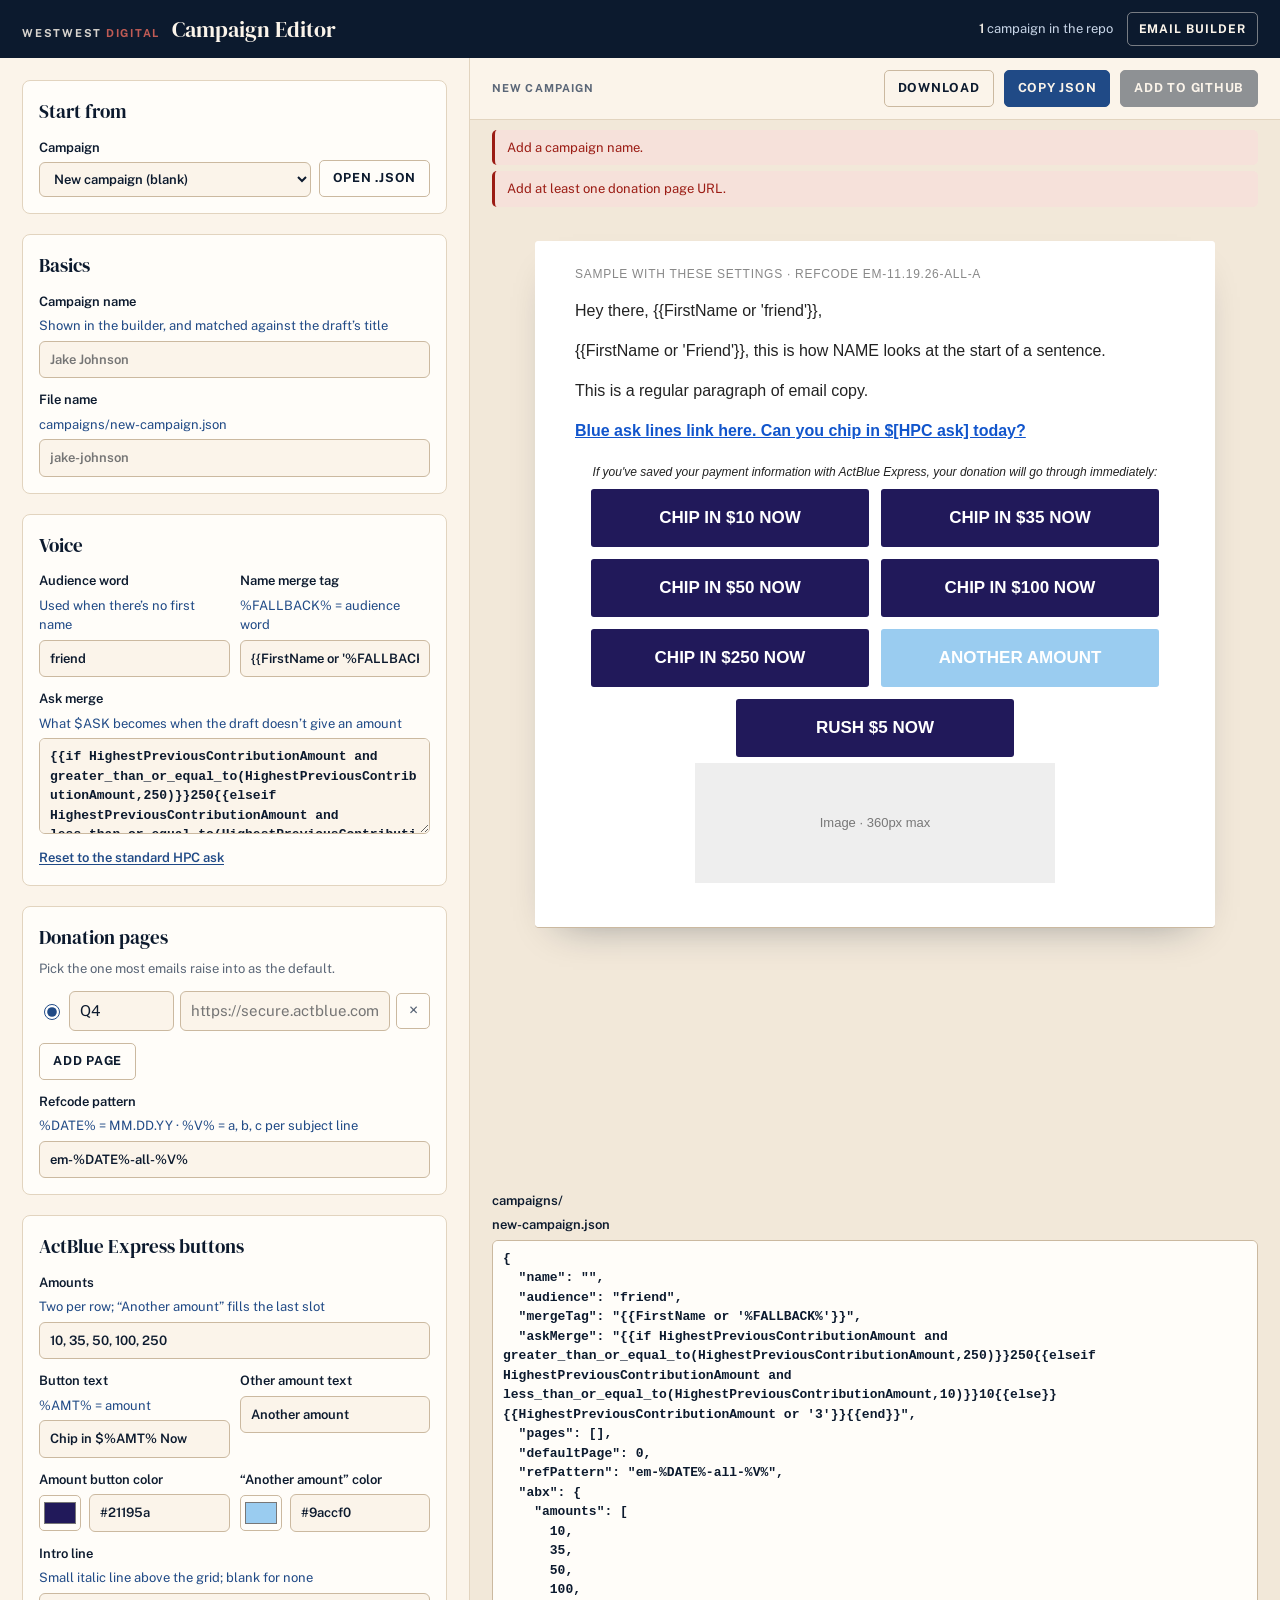
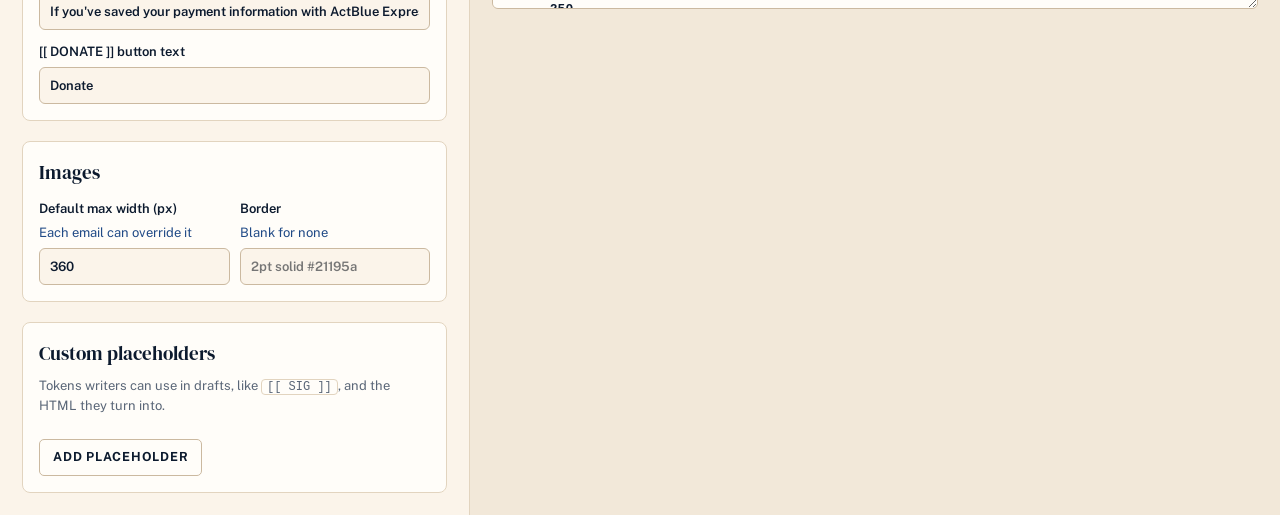
<file: campaign-editor.html>
<!doctype html>
<html lang="en">
<head>
<meta charset="utf-8">
<meta name="viewport" content="width=device-width, initial-scale=1, viewport-fit=cover">
<title>WWD Campaign Editor</title>
<link rel="preconnect" href="https://fonts.googleapis.com">
<link rel="preconnect" href="https://fonts.gstatic.com" crossorigin>
<link href="https://fonts.googleapis.com/css2?family=DM+Serif+Display&family=Public+Sans:wght@400;500;600;700&display=swap" rel="stylesheet">
<link rel="stylesheet" href="src/styles.css">
</head>
<body>
<header>
  <div class="brand"><span class="wm">WestWest <b>Digital</b></span><h1>Campaign Editor</h1></div>
  <div class="source-note" id="sourceNote">Loading…</div>
  <a class="hdr-link" href="index.html">Email builder</a>
</header>

<div class="app">
  <section class="panel" aria-label="Campaign settings">
    <div class="card">
      <h2>Start from</h2>
      <div class="inline">
        <label class="f grow">Campaign <select id="startSel"></select></label>
        <label class="btn" style="cursor:pointer">Open .json<input type="file" id="openFile" accept=".json,application/json" hidden></label>
      </div>
    </div>

    <div class="card">
      <h2>Basics</h2>
      <label class="f">Campaign name <span class="hint">Shown in the builder, and matched against the draft’s title</span><input type="text" data-k="name" placeholder="Jake Johnson"></label>
      <label class="f">File name <span class="hint">campaigns/<span id="fileShow">…</span></span><input type="text" id="fileName" placeholder="jake-johnson"></label>
    </div>

    <div class="card">
      <h2>Voice</h2>
      <div class="row2">
        <label class="f">Audience word <span class="hint">Used when there’s no first name</span><input type="text" data-k="audience" placeholder="friend"></label>
        <label class="f">Name merge tag <span class="hint">%FALLBACK% = audience word</span><input type="text" data-k="mergeTag"></label>
      </div>
      <label class="f">Ask merge <span class="hint">What $ASK becomes when the draft doesn’t give an amount</span><textarea rows="4" data-k="askMerge"></textarea></label>
      <div><button class="linkbtn" id="resetAsk">Reset to the standard HPC ask</button></div>
    </div>

    <div class="card">
      <h2>Donation pages</h2>
      <p class="lede">Pick the one most emails raise into as the default.</p>
      <div class="rows" id="pageRows"></div>
      <div><button class="btn" id="addPage">Add page</button></div>
      <label class="f">Refcode pattern <span class="hint">%DATE% = MM.DD.YY · %V% = a, b, c per subject line</span><input type="text" data-k="refPattern"></label>
    </div>

    <div class="card">
      <h2>ActBlue Express buttons</h2>
      <label class="f">Amounts <span class="hint">Two per row; “Another amount” fills the last slot</span><input type="text" data-k="abx.amounts" placeholder="10, 35, 50, 100, 250"></label>
      <div class="row2">
        <label class="f">Button text <span class="hint">%AMT% = amount</span><input type="text" data-k="abx.label"></label>
        <label class="f">Other amount text <input type="text" data-k="abx.otherLabel"></label>
      </div>
      <div class="row2">
        <label class="f">Amount button color <span class="colorpair"><input type="color" data-c="abx.color" aria-label="Amount button color picker"><input type="text" data-k="abx.color" placeholder="#21195a"></span></label>
        <label class="f">“Another amount” color <span class="colorpair"><input type="color" data-c="abx.otherColor" aria-label="Another amount color picker"><input type="text" data-k="abx.otherColor" placeholder="#9accf0"></span></label>
      </div>
      <label class="f">Intro line <span class="hint">Small italic line above the grid; blank for none</span><input type="text" data-k="abx.intro"></label>
      <label class="f">[[ DONATE ]] button text <input type="text" data-k="donateLabel"></label>
    </div>

    <div class="card">
      <h2>Images</h2>
      <div class="row2">
        <label class="f">Default max width (px) <span class="hint">Each email can override it</span><input type="number" min="50" max="800" step="10" data-k="image.maxWidth"></label>
        <label class="f">Border <span class="hint">Blank for none</span><input type="text" data-k="image.border" placeholder="2pt solid #21195a"></label>
      </div>
    </div>

    <div class="card">
      <h2>Custom placeholders</h2>
      <p class="lede">Tokens writers can use in drafts, like <code>[[ SIG ]]</code>, and the HTML they turn into.</p>
      <div class="rows" id="phRows"></div>
      <div><button class="btn" id="addPh">Add placeholder</button></div>
    </div>
  </section>

  <section class="out" aria-label="Preview and output">
    <div class="out-bar">
      <span class="tablabel" id="modeLabel">New campaign</span>
      <span class="spacer"></span>
      <button class="btn" id="dlJson">Download</button>
      <button class="btn btn-3" id="copyJson">Copy JSON</button>
      <button class="btn btn-1" id="toGithub">Add to GitHub</button>
    </div>
    <div class="checks" id="checks"></div>
    <div class="steps" id="steps"></div>
    <div class="stage"><div class="frame"><iframe id="preview" title="Sample email with these settings" sandbox="allow-same-origin"></iframe></div></div>
    <div class="codewrap on" style="padding-top:0">
      <label class="f">campaigns/<span id="fileShow2">…</span>
        <textarea id="json" readonly spellcheck="false" rows="18" aria-label="Campaign JSON"></textarea>
      </label>
    </div>
  </section>
</div>

<div class="toast" id="toast" role="status" aria-live="polite"></div>

<script src="src/core.js"></script>
<script src="src/editor.js"></script>
</body>
</html>
</file>
<file: src/styles.css>
/* WestWest Digital palette
   cream  #fbf4ea  backgrounds
   navy   #0c1a2e  text, dark backgrounds, primary button (used sparingly)
   blue   #204a86  lighter text, tertiary button
   red    #9b1c14  highlights, alerts, secondary button */
:root{
  --bg:#fbf4ea; --panel:#fbf4ea; --field:#fffdf9; --desk:#f2e8d9; --line:#e2d4bf; --line-strong:#cbb9a0;
  --ink:#0c1a2e; --ink-soft:#204a86; --muted:#5a6677;
  --navy:#0c1a2e; --on-navy:#fbf4ea; --blue:#204a86; --on-blue:#fbf4ea; --red:#9b1c14; --on-red:#fbf4ea;
  --alert:#9b1c14; --alert-bg:#f6e1da; --ok:#204a86; --ok-bg:#e6ecf4;
  --focus:#204a86;
  color-scheme:light;
  box-sizing:border-box;
  padding-top:env(safe-area-inset-top,0px);
  padding-bottom:env(safe-area-inset-bottom,0px);
}
@media (prefers-color-scheme:dark){
  :root:not([data-theme="light"]){
    --bg:#0c1a2e; --panel:#0f2036; --field:#132840; --desk:#091423; --line:#233957; --line-strong:#33507a;
    --ink:#fbf4ea; --ink-soft:#a9c3ea; --muted:#9aa8bb;
    --navy:#fbf4ea; --on-navy:#0c1a2e; --blue:#3567b0; --on-blue:#fbf4ea; --red:#b8281e; --on-red:#fbf4ea;
    --alert:#f0a097; --alert-bg:#3a1c1c; --ok:#a9c3ea; --ok-bg:#16304f;
    --focus:#a9c3ea;
    color-scheme:dark;
  }
}
:root[data-theme="dark"]{
  --bg:#0c1a2e; --panel:#0f2036; --field:#132840; --desk:#091423; --line:#233957; --line-strong:#33507a;
  --ink:#fbf4ea; --ink-soft:#a9c3ea; --muted:#9aa8bb;
  --navy:#fbf4ea; --on-navy:#0c1a2e; --blue:#3567b0; --on-blue:#fbf4ea; --red:#b8281e; --on-red:#fbf4ea;
  --alert:#f0a097; --alert-bg:#3a1c1c; --ok:#a9c3ea; --ok-bg:#16304f;
  --focus:#a9c3ea;
  color-scheme:dark;
}
*,*::before,*::after{box-sizing:inherit}
html{scroll-padding-top:env(safe-area-inset-top,0px)}
body{margin:0;background:var(--bg);color:var(--ink);font:15px/1.5 "Public Sans",system-ui,-apple-system,"Segoe UI",Arial,sans-serif}
body::before{content:"";position:fixed;inset:0 0 auto;height:env(safe-area-inset-top,0px);z-index:10;background:#0c1a2e}
button,input,select,textarea{font:inherit;color:inherit}
:focus-visible{outline:2px solid var(--focus);outline-offset:2px}
h1,h2,legend{font-family:"DM Serif Display",Georgia,"Times New Roman",serif;font-weight:400}
code{font-family:ui-monospace,SFMono-Regular,Menlo,Consolas,monospace;font-size:12px;background:var(--field);border:1px solid var(--line);padding:0 5px;border-radius:4px;white-space:nowrap}

/* header: the one big dark surface */
header{position:sticky;top:env(safe-area-inset-top,0px);z-index:5;background:#0c1a2e;color:#fbf4ea;display:flex;align-items:center;gap:14px;padding:12px 22px;flex-wrap:wrap}
.brand{display:flex;align-items:baseline;gap:12px}
.brand .wm{font-size:11px;font-weight:700;letter-spacing:.16em;text-transform:uppercase;color:#fbf4ea;opacity:.85}
.brand .wm b{color:#e0675c;font-weight:700}
header h1{font-size:22px;margin:0;line-height:1.1;color:#fbf4ea}
.source-note{margin-left:auto;font-size:13px;color:#c9d6e8}
.source-note b{color:#fbf4ea;font-weight:600}
.hdr-link{color:#fbf4ea;font-size:12px;font-weight:700;letter-spacing:.08em;text-transform:uppercase;text-decoration:none;border:1px solid rgba(251,244,234,.45);border-radius:5px;padding:7px 11px}
.hdr-link:hover{border-color:#fbf4ea}
.wrow{grid-column:2;display:flex;align-items:center;gap:8px;font-weight:400;color:var(--ink-soft)}
.wrow input{width:96px;flex:none}

.app{display:grid;grid-template-columns:minmax(330px,470px) 1fr;min-height:calc(100vh - 60px)}
@media (max-width:940px){.app{grid-template-columns:1fr}}
.panel{background:var(--panel);border-right:1px solid var(--line);padding:22px;display:flex;flex-direction:column;gap:20px}
@media (max-width:940px){.panel{border-right:0;border-bottom:1px solid var(--line)}}

.card{display:flex;flex-direction:column;gap:12px;border:1px solid var(--line);border-radius:8px;padding:16px;background:var(--field)}
.card h2{font-size:19px;margin:0;color:var(--ink)}
.card .lede{margin:-4px 0 0;font-size:13px;color:var(--muted)}

label.f{display:flex;flex-direction:column;gap:5px;font-size:13px;font-weight:600;color:var(--ink)}
label.f .hint{font-weight:400;color:var(--ink-soft)}
input[type=text],input[type=url],input[type=number],select,textarea{background:var(--field);border:1px solid var(--line-strong);border-radius:6px;padding:8px 10px;width:100%;min-width:0;color:var(--ink)}
.card input[type=text],.card input[type=url],.card input[type=number],.card select,.card textarea{background:var(--bg)}
textarea{resize:vertical;font-family:ui-monospace,SFMono-Regular,Menlo,Consolas,monospace;font-size:13px}
textarea.plain{font-family:inherit;font-size:14px}
.row2{display:grid;grid-template-columns:1fr 1fr;gap:10px}
.row3{display:grid;grid-template-columns:1fr 1fr 1fr;gap:10px}
.inline{display:flex;gap:8px;align-items:end}
.inline > .grow{flex:1;min-width:0}

/* buttons: 1 navy (primary, sparing), 2 red, 3 blue, plus quiet outline */
.btn{display:inline-flex;align-items:center;justify-content:center;gap:6px;border:1px solid var(--line-strong);background:transparent;color:var(--ink);border-radius:5px;padding:8px 13px;cursor:pointer;font-weight:700;font-size:12.5px;letter-spacing:.06em;text-transform:uppercase;white-space:nowrap;min-height:36px}
.btn:hover{border-color:var(--ink)}
.btn-1{background:var(--navy);border-color:var(--navy);color:var(--on-navy)}
.btn-2{background:var(--red);border-color:var(--red);color:var(--on-red)}
.btn-3{background:var(--blue);border-color:var(--blue);color:var(--on-blue)}
.btn-1:hover,.btn-2:hover,.btn-3:hover{filter:brightness(1.12)}
.btn:disabled{opacity:.45;cursor:not-allowed;filter:none}
.linkbtn{background:none;border:0;padding:0;color:var(--ink-soft);font-weight:600;cursor:pointer;font-size:13px;text-decoration:underline;text-underline-offset:2px}
.x{border:1px solid var(--line-strong);background:transparent;border-radius:5px;width:34px;height:36px;cursor:pointer;font-size:17px;line-height:1;color:var(--muted)}
.x:hover{color:var(--red);border-color:var(--red)}

.subtle{font-size:13px;color:var(--muted)}
.extra{font-size:13px;color:var(--ink-soft);margin:0}

.rows{display:flex;flex-direction:column;gap:8px}
.prow{display:grid;grid-template-columns:minmax(0,1fr) minmax(0,2fr) auto;gap:6px;align-items:center}
.prow.page{grid-template-columns:auto minmax(0,1fr) minmax(0,2fr) auto}
.prow input[type=radio]{accent-color:var(--blue);width:16px;height:16px}

.slot{display:grid;grid-template-columns:auto 1fr;gap:6px 10px;align-items:center;font-size:13px;font-weight:600;margin-bottom:12px}
.slot input{grid-column:2}
.thumb{max-width:120px;max-height:60px;border:1px solid var(--line);border-radius:4px;display:block}

.source-head{display:flex;justify-content:space-between;align-items:center;gap:10px}
.source-head h2{font-size:19px;margin:0}
#source{min-height:300px;max-height:65vh;overflow:auto;background:var(--field);border:1px solid var(--line-strong);border-radius:6px;padding:14px 16px;line-height:1.6}
#source:empty::before{content:attr(data-placeholder);color:var(--muted);white-space:pre-line}
#source.drag{border-color:var(--red);border-style:dashed;background:var(--alert-bg)}
#source p{margin:0 0 10px}

details.legend{font-size:13px;border-top:1px solid var(--line);padding-top:14px}
details.legend summary{cursor:pointer;font-weight:700;color:var(--ink-soft)}
.legend table{border-collapse:collapse;margin-top:8px;width:100%}
.legend td{padding:6px 8px 6px 0;vertical-align:top;border-bottom:1px solid var(--line)}

/* output */
.out{display:flex;flex-direction:column;min-width:0;background:var(--desk)}
.out-bar{display:flex;gap:10px;align-items:center;padding:12px 22px;flex-wrap:wrap;background:var(--bg);border-bottom:1px solid var(--line)}
.out-bar .spacer{flex:1}
.tabs{display:flex;border:1px solid var(--line-strong);border-radius:5px;overflow:hidden}
.tabs button{border:0;background:transparent;padding:7px 12px;cursor:pointer;font-weight:700;font-size:12px;letter-spacing:.05em;text-transform:uppercase;color:var(--ink-soft)}
.tabs button + button{border-left:1px solid var(--line-strong)}
.tabs button[aria-pressed=true]{background:var(--navy);color:var(--on-navy)}
.tabs[hidden]{display:none}
.tablabel{font-size:11px;font-weight:700;letter-spacing:.1em;text-transform:uppercase;color:var(--muted)}

.verinfo{padding:12px 22px 0;font-size:13.5px;display:flex;gap:6px 18px;flex-wrap:wrap;align-items:center}
.verinfo b{font-weight:700}
.checks{padding:10px 22px 0;display:flex;flex-direction:column;gap:6px}
.note{font-size:13px;border-radius:5px;padding:8px 12px;border-left:3px solid}
.note.warn{background:var(--alert-bg);color:var(--alert);border-color:var(--alert)}
.note.ok{background:var(--ok-bg);color:var(--ok);border-color:var(--ok)}

.stage{flex:1;padding:24px 22px 48px;display:flex;justify-content:center;overflow-x:auto}
.frame{width:100%;max-width:680px;transition:max-width .2s ease}
.frame.mobile{max-width:390px}
.frame iframe{width:100%;border:0;display:block;background:#fff;border-radius:4px;box-shadow:0 1px 0 var(--line-strong),0 18px 40px -24px rgba(12,26,46,.45);min-height:420px}
.codewrap{flex:1;padding:22px;display:none}
.codewrap.on{display:block}
#code{width:100%;min-height:70vh;border-radius:6px;background:var(--field)}
.stage.off{display:none}

/* campaign dialog */
dialog{border:0;padding:0;margin:0 0 0 auto;height:100%;max-height:100%;width:min(580px,100%);background:var(--bg);color:var(--ink);box-shadow:-24px 0 48px -24px rgba(12,26,46,.5)}
dialog::backdrop{background:rgba(12,26,46,.45)}
.dlg{display:flex;flex-direction:column;height:100%}
.dlg-head{display:flex;align-items:center;gap:10px;padding:calc(14px + env(safe-area-inset-top,0px)) 22px 14px;border-bottom:1px solid var(--line)}
.dlg-head h2{margin:0;font-size:22px;flex:1}
.dlg-body{flex:1;overflow:auto;padding:18px 22px 26px;display:flex;flex-direction:column;gap:24px}
.dlg-note{font-size:13px;background:var(--ok-bg);color:var(--ok);border-left:3px solid var(--ok);border-radius:5px;padding:10px 12px;margin:0}
.dlg-foot{display:flex;gap:8px;flex-wrap:wrap;padding:12px 22px calc(12px + env(safe-area-inset-bottom,0px));border-top:1px solid var(--line)}
.dlg-foot .spacer{flex:1}
fieldset{border:0;margin:0;padding:0;display:flex;flex-direction:column;gap:12px}
legend{font-size:18px;margin-bottom:10px;padding:0;color:var(--ink)}
.colors{display:grid;grid-template-columns:repeat(2,1fr);gap:12px}
.color{display:flex;align-items:center;gap:8px;font-size:13px;font-weight:600}
.color input[type=color]{width:38px;height:32px;border:1px solid var(--line-strong);border-radius:5px;padding:2px;background:var(--field);flex:none}
.color span{display:flex;flex-direction:column;line-height:1.25}
.color small{font-weight:400;color:var(--muted);font-family:ui-monospace,Menlo,monospace}

.toast{position:fixed;left:50%;bottom:calc(22px + env(safe-area-inset-bottom,0px));transform:translateX(-50%);background:#0c1a2e;color:#fbf4ea;padding:10px 16px;border-radius:5px;font-size:14px;font-weight:600;opacity:0;pointer-events:none;transition:opacity .2s;max-width:min(560px,92vw);text-align:center;box-shadow:0 10px 30px -12px rgba(0,0,0,.5)}
.toast.on{opacity:1}
.loading{padding:40px 22px;color:var(--muted)}
@media (prefers-reduced-motion:reduce){.frame,.toast{transition:none}}

/* campaign editor */
.colorpair{display:flex;gap:8px;align-items:center}
.colorpair input[type=color]{width:42px;height:36px;border:1px solid var(--line-strong);border-radius:5px;padding:2px;background:var(--field);flex:none}
.steps{padding:10px 22px 0;display:flex;flex-direction:column;gap:8px}
.steps[hidden]{display:none}
.step{font-size:13.5px;background:var(--bg);border:1px solid var(--line);border-radius:6px;padding:10px 12px;display:flex;gap:10px;align-items:center;flex-wrap:wrap}
.step .num{font-family:"DM Serif Display",Georgia,serif;font-size:20px;color:var(--red);line-height:1}
.step .grow{flex:1;min-width:200px}
#json{min-height:0}
</file>
